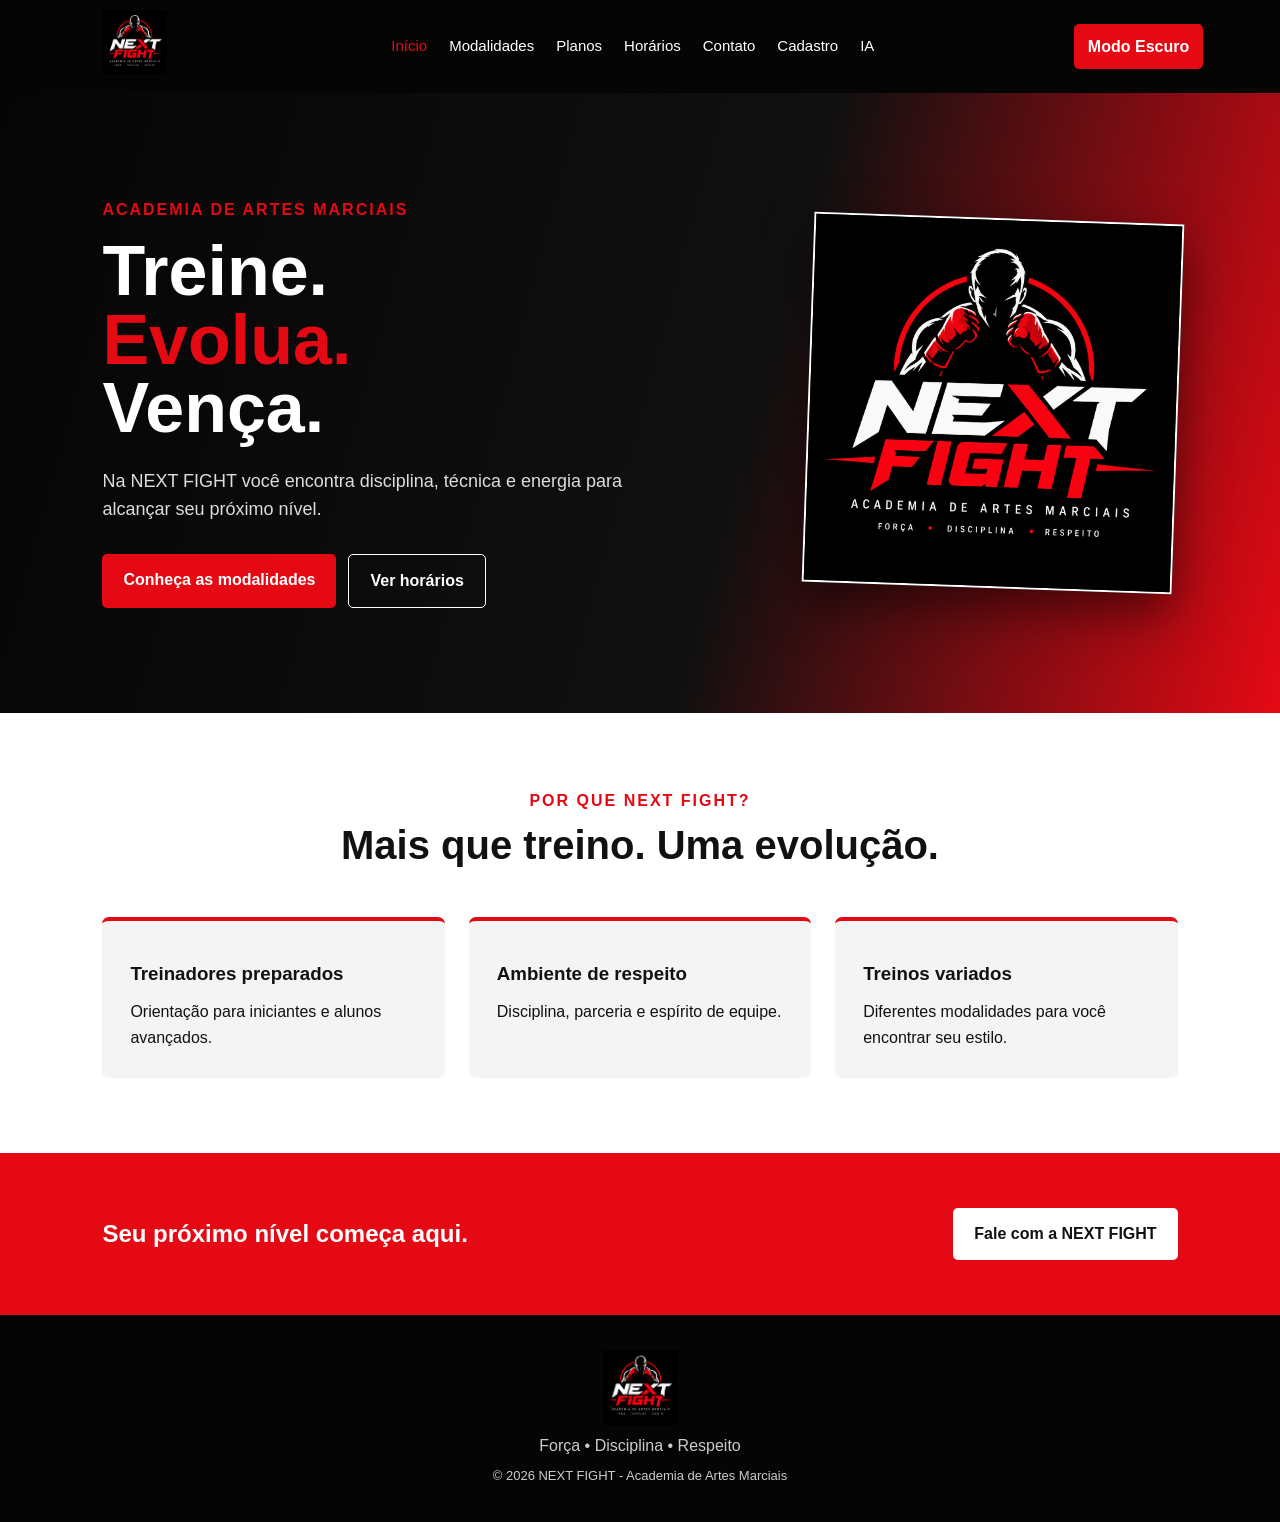
<file: NEXT-FIGHT-com-IA (1)/NEXT FIGHT- Projeto/index.html>
<!DOCTYPE html>
<html lang="pt-BR">
<head>
    <meta charset="UTF-8">
    <meta name="viewport" content="width=device-width, initial-scale=1.0">
    <title>NEXT FIGHT | Academia de Artes Marciais</title>
    <link rel="stylesheet" href="style.css">
</head>
<body>
<header class="header">
    <a class="brand" href="index.html"><img src="logo-next-fight.png" alt="Logo NEXT FIGHT"></a>
    <nav>
        <a class="active" href="index.html">Início</a>
        <a href="modalidades.html">Modalidades</a>
        <a href="planos.html">Planos</a>
        <a href="horarios.html">Horários</a>
        <a href="contato.html">Contato</a>
        <a href="cadastro.html">Cadastro</a>
        <a href="ia.html">IA</a>
    </nav>
    <button id="modoBtn" class="theme-btn">Modo Escuro</button>
</header>

<main>
<section class="hero">
    <div class="hero-text">
        <p class="eyebrow">ACADEMIA DE ARTES MARCIAIS</p>
        <h1>Treine.<br><span>Evolua.</span><br>Vença.</h1>
        <p>Na NEXT FIGHT você encontra disciplina, técnica e energia para alcançar seu próximo nível.</p>
        <div class="hero-actions">
            <a class="btn" href="modalidades.html">Conheça as modalidades</a>
            <a class="btn outline" href="horarios.html">Ver horários</a>
        </div>
    </div>
    <div class="hero-card">
        <img src="logo-next-fight.png" alt="NEXT FIGHT">
    </div>
</section>

<section class="section">
    <div class="section-title">
        <p class="eyebrow">POR QUE NEXT FIGHT?</p>
        <h2>Mais que treino. Uma evolução.</h2>
    </div>
    <div class="feature-grid">
        <article class="feature"><span></span><h3>Treinadores preparados</h3><p>Orientação para iniciantes e alunos avançados.</p></article>
        <article class="feature"><span></span><h3>Ambiente de respeito</h3><p>Disciplina, parceria e espírito de equipe.</p></article>
        <article class="feature"><span></span><h3>Treinos variados</h3><p>Diferentes modalidades para você encontrar seu estilo.</p></article>
    </div>
</section>

<section class="red-banner">
    <h2>Seu próximo nível começa aqui.</h2>
    <a class="btn white" href="contato.html">Fale com a NEXT FIGHT</a>
</section>
</main>

<footer>
    <div><img src="logo-next-fight.png" alt="NEXT FIGHT"></div>
    <p>Força • Disciplina • Respeito</p>
    <p class="small">© 2026 NEXT FIGHT - Academia de Artes Marciais</p>
</footer>
<script src="script.js"></script>
</body>
</html>
</file>
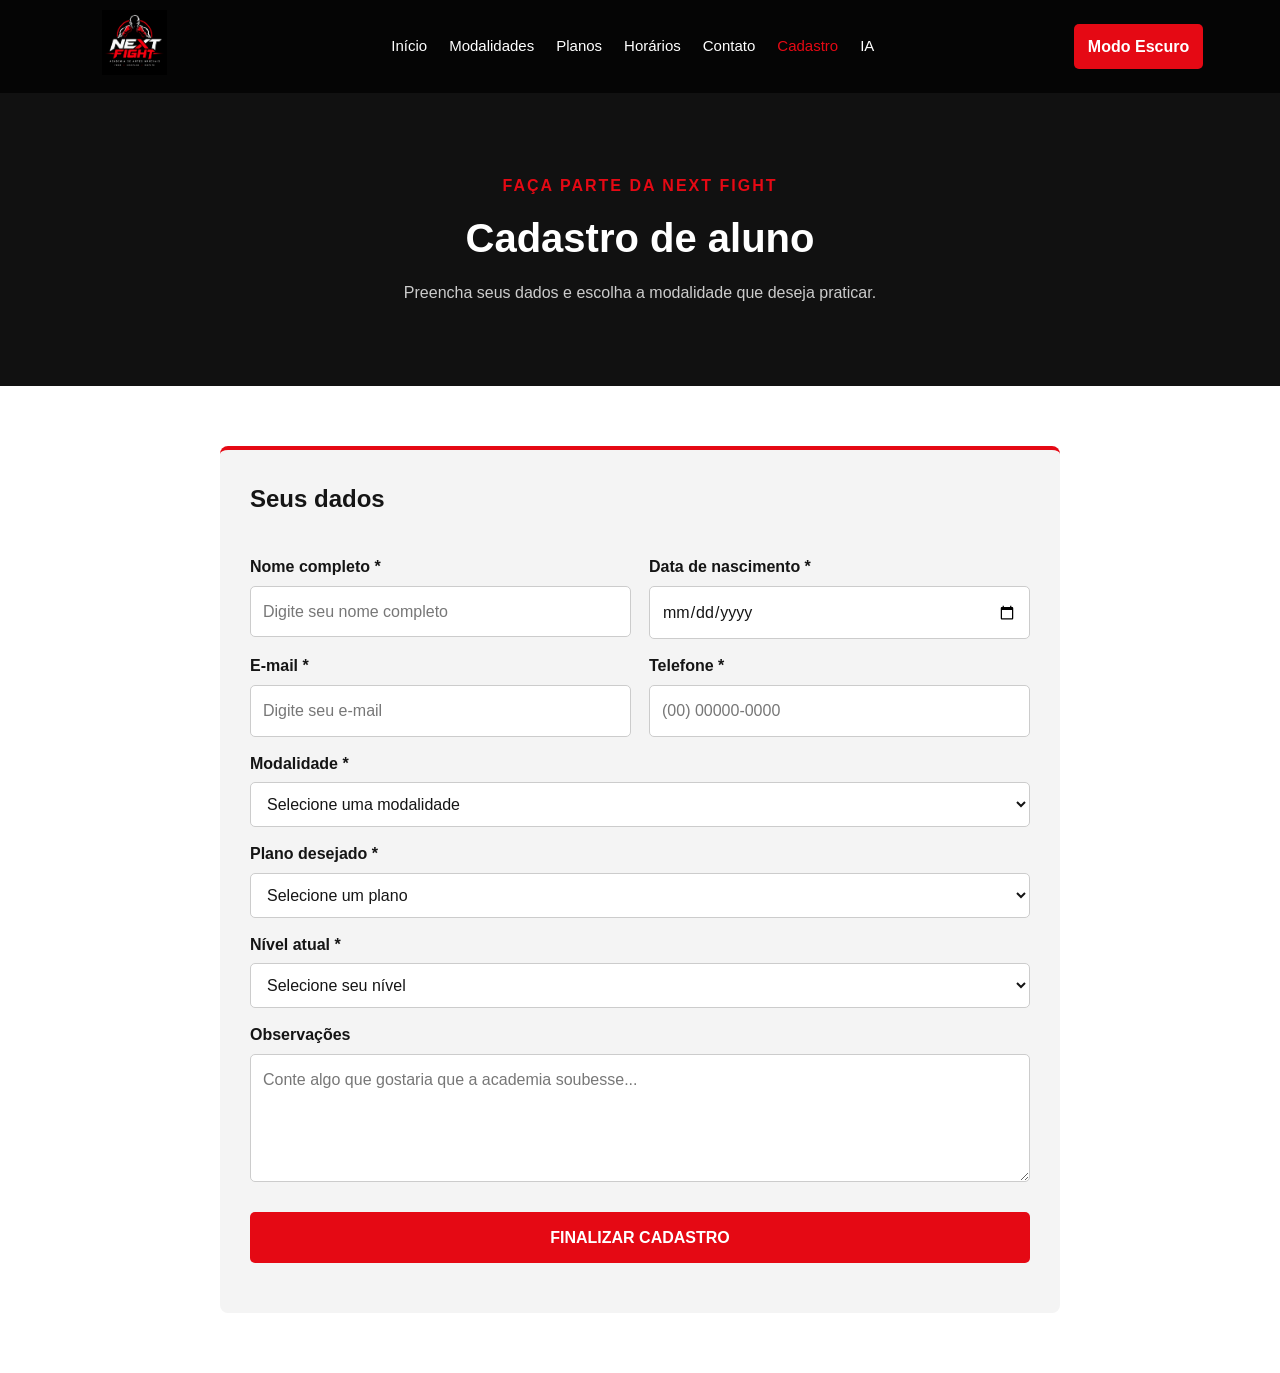
<file: NEXT-FIGHT-com-IA (1)/NEXT FIGHT- Projeto/cadastro.html>
<!DOCTYPE html>
<html lang="pt-BR">
<head>
<meta charset="UTF-8">
<meta name="viewport" content="width=device-width, initial-scale=1.0">
<title>Cadastro | NEXT FIGHT</title>
<link rel="stylesheet" href="style.css">
</head>
<body>
<header class="header">
<a class="brand" href="index.html"><img src="logo-next-fight.png" alt="Logo NEXT FIGHT"></a>
<nav>
<a href="index.html">Início</a>
<a href="modalidades.html">Modalidades</a>
<a href="planos.html">Planos</a>
<a href="horarios.html">Horários</a>
<a href="contato.html">Contato</a>
<a class="active" href="cadastro.html">Cadastro</a>
<a href="ia.html">IA</a>
</nav>
<button id="modoBtn" class="theme-btn">Modo Escuro</button>
</header>

<main>
<section class="page-head">
<p class="eyebrow">FAÇA PARTE DA NEXT FIGHT</p>
<h1>Cadastro de aluno</h1>
<p>Preencha seus dados e escolha a modalidade que deseja praticar.</p>
</section>

<section class="cadastro-grid">
<form id="cadastroForm" class="registration-form">
<h2 id="tituloFormulario">Seus dados</h2>
<input id="cadastroId" type="hidden">

<div class="form-row">
<div>
<label for="cadNome">Nome completo *</label>
<input id="cadNome" type="text" placeholder="Digite seu nome completo" required>
</div>
<div>
<label for="cadNascimento">Data de nascimento *</label>
<input id="cadNascimento" type="date" required>
</div>
</div>

<div class="form-row">
<div>
<label for="cadEmail">E-mail *</label>
<input id="cadEmail" type="email" placeholder="Digite seu e-mail" required>
</div>
<div>
<label for="cadTelefone">Telefone *</label>
<input id="cadTelefone" type="tel" placeholder="(00) 00000-0000" required>
</div>
</div>

<label for="cadModalidade">Modalidade *</label>
<select id="cadModalidade" required>
<option value="">Selecione uma modalidade</option>
<option>Boxe</option><option>Muay Thai</option><option>Jiu-Jitsu</option>
<option>Judô</option>
</select>

<label for="cadPlano">Plano desejado *</label>
<select id="cadPlano" required>
<option value="">Selecione um plano</option>
<option>Plano Básico - R$ 99,90</option>
<option>Plano Fighter - R$ 149,90</option>
<option>Plano Profissional - R$ 199,90</option>
</select>

<label for="cadNivel">Nível atual *</label>
<select id="cadNivel" required>
<option value="">Selecione seu nível</option>
<option>Iniciante</option><option>Intermediário</option><option>Avançado</option>
</select>

<label for="cadObservacao">Observações</label>
<textarea id="cadObservacao" rows="4" placeholder="Conte algo que gostaria que a academia soubesse..."></textarea>

<div class="form-actions">
<button id="botaoCadastro" class="btn" type="submit">FINALIZAR CADASTRO</button>
<button id="cancelarEdicao" class="btn outline dark-outline hidden" type="button">CANCELAR EDIÇÃO</button>
</div>
<p id="mensagemCadastro" class="message" role="status"></p>
</form>

<script src="script.js"></script>
</body>
</html>
</file>
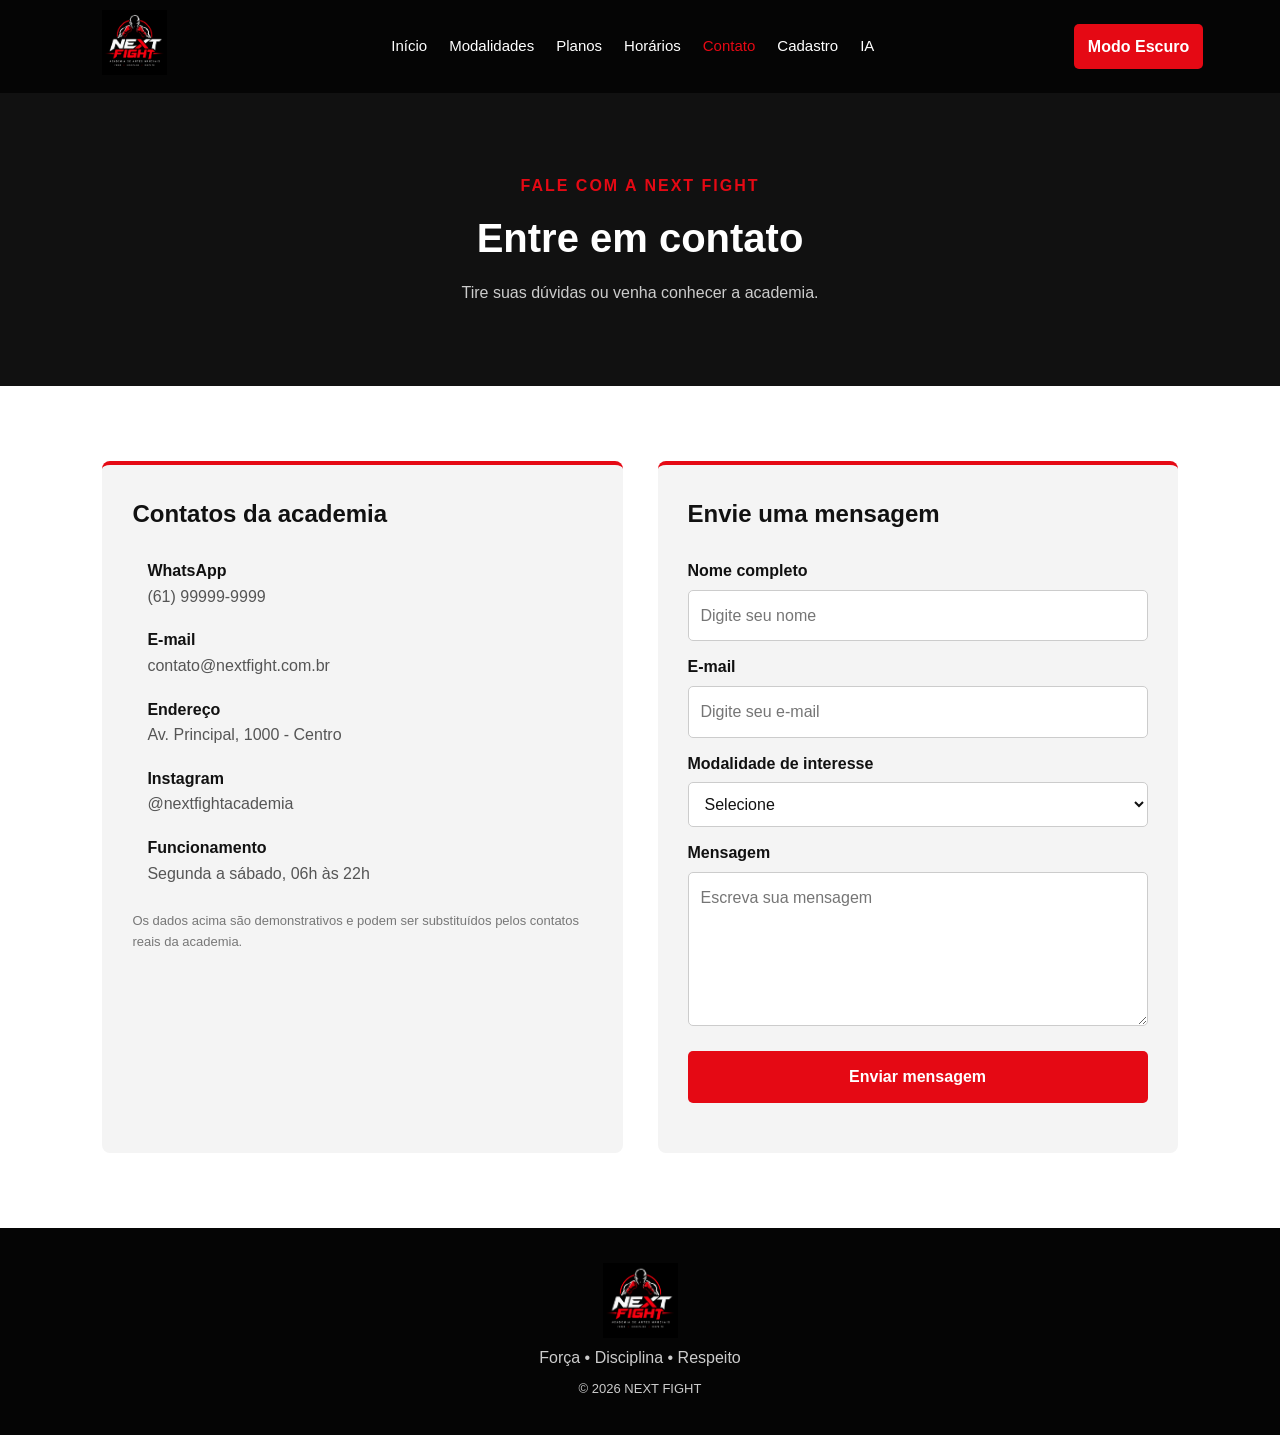
<file: NEXT-FIGHT-com-IA (1)/NEXT FIGHT- Projeto/contato.html>
<!DOCTYPE html>
<html lang="pt-BR">
<head>
<meta charset="UTF-8"><meta name="viewport" content="width=device-width, initial-scale=1.0">
<title>Contato | NEXT FIGHT</title><link rel="stylesheet" href="style.css">
</head>
<body>
<header class="header">
<a class="brand" href="index.html"><img src="logo-next-fight.png" alt="Logo NEXT FIGHT"></a>
<nav><a href="index.html">Início</a><a href="modalidades.html">Modalidades</a><a href="planos.html">Planos</a><a href="horarios.html">Horários</a><a class="active" href="contato.html">Contato</a><a href="cadastro.html">Cadastro</a><a href="ia.html">IA</a></nav>
<button id="modoBtn" class="theme-btn">Modo Escuro</button>
</header>

<main>
<section class="page-head"><p class="eyebrow">FALE COM A NEXT FIGHT</p><h1>Entre em contato</h1><p>Tire suas dúvidas ou venha conhecer a academia.</p></section>

<section class="section contact-layout">
<div class="contact-info">
<h2>Contatos da academia</h2>
<div class="contact-item"><span></span><div><strong>WhatsApp</strong><p>(61) 99999-9999</p></div></div>
<div class="contact-item"><span></span><div><strong>E-mail</strong><p>contato@nextfight.com.br</p></div></div>
<div class="contact-item"><span></span><div><strong>Endereço</strong><p>Av. Principal, 1000 - Centro</p></div></div>
<div class="contact-item"><span></span><div><strong>Instagram</strong><p>@nextfightacademia</p></div></div>
<div class="contact-item"><span></span><div><strong>Funcionamento</strong><p>Segunda a sábado, 06h às 22h</p></div></div>
<p class="contact-note">Os dados acima são demonstrativos e podem ser substituídos pelos contatos reais da academia.</p>
</div>

<form id="formulario" class="contact-form">
<h2>Envie uma mensagem</h2>
<label for="nome">Nome completo</label>
<input id="nome" type="text" placeholder="Digite seu nome">
<label for="email">E-mail</label>
<input id="email" type="email" placeholder="Digite seu e-mail">
<label for="assunto">Modalidade de interesse</label>
<select id="assunto">
<option value="">Selecione</option><option>Boxe</option><option>Muay Thai</option><option>Jiu-Jitsu</option><option>Judô</option>
</select>
<label for="mensagem">Mensagem</label>
<textarea id="mensagem" rows="5" placeholder="Escreva sua mensagem"></textarea>
<button class="btn" type="submit">Enviar mensagem</button>
<p id="mensagemForm" class="message"></p>
</form>
</section>
</main>
<footer><img src="logo-next-fight.png" alt="NEXT FIGHT"><p>Força • Disciplina • Respeito</p><p class="small">© 2026 NEXT FIGHT</p></footer>
<script src="script.js"></script>
</body>
</html>
</file>
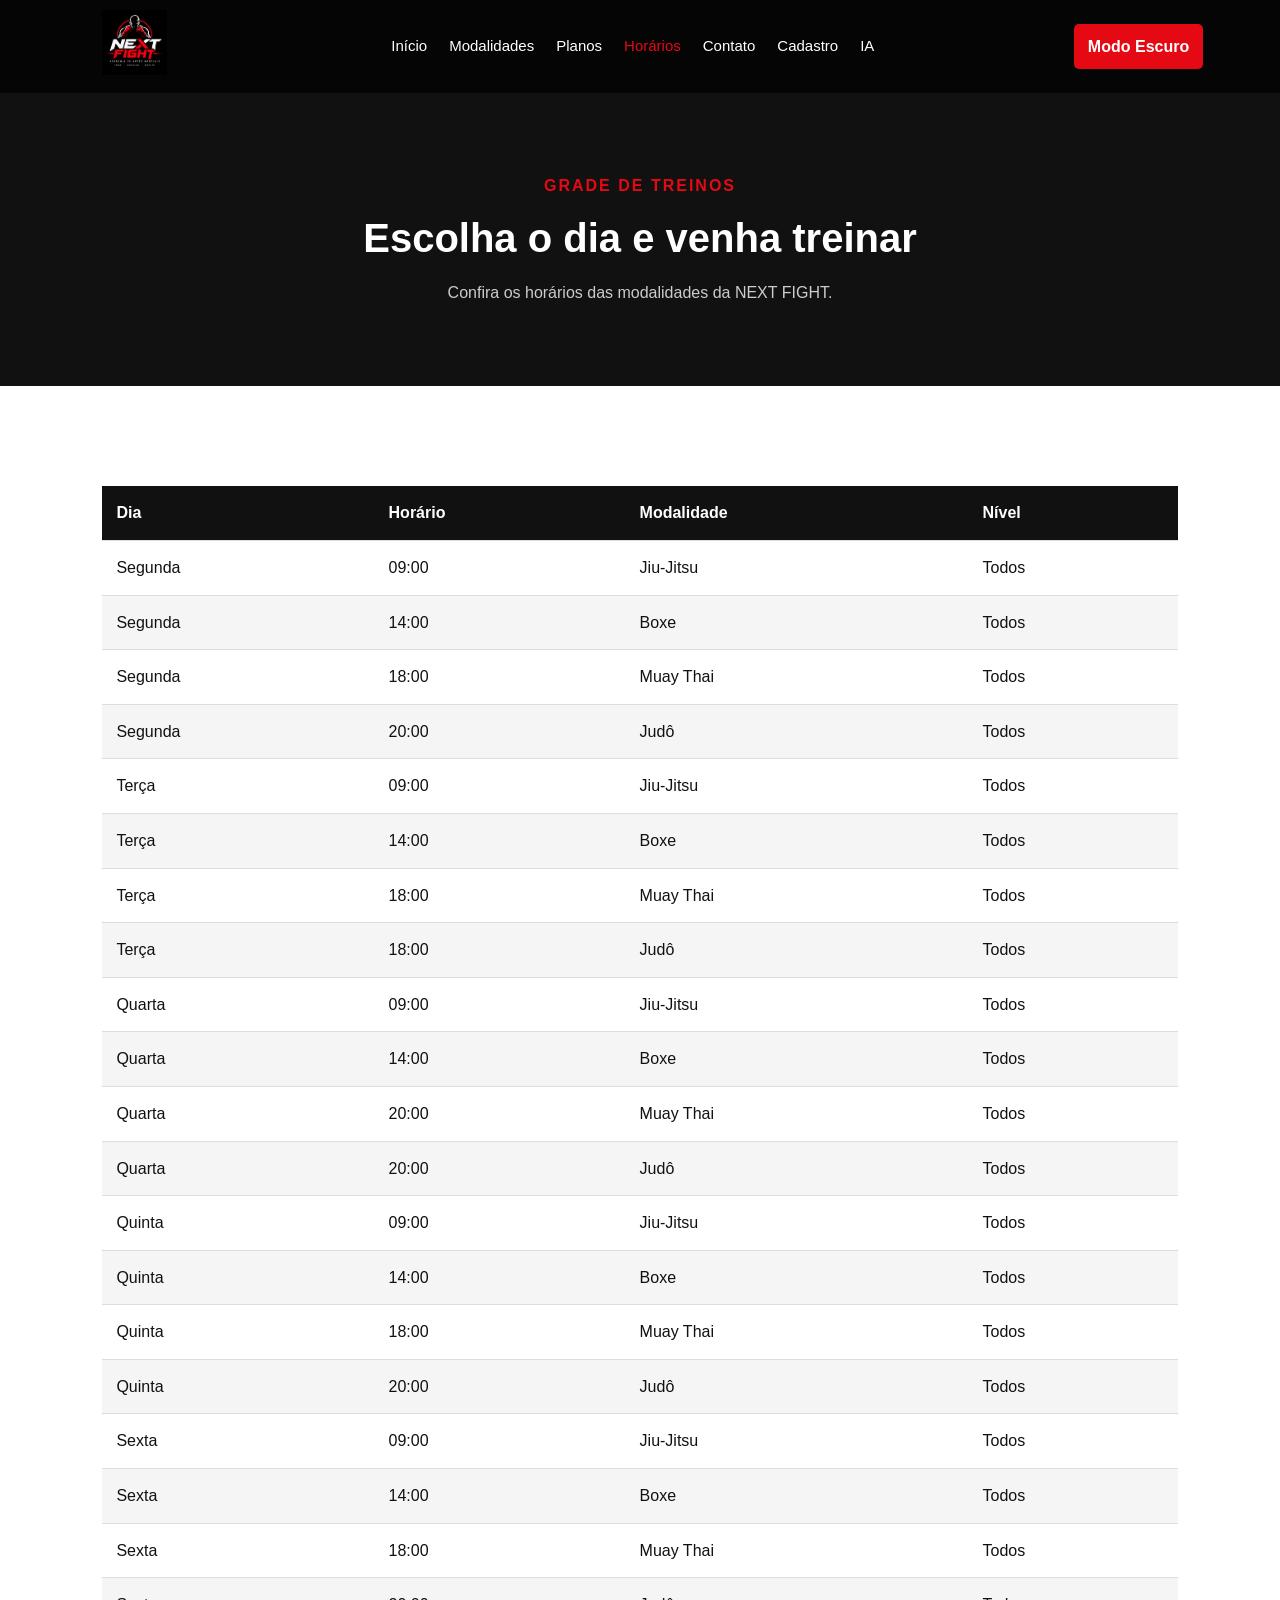
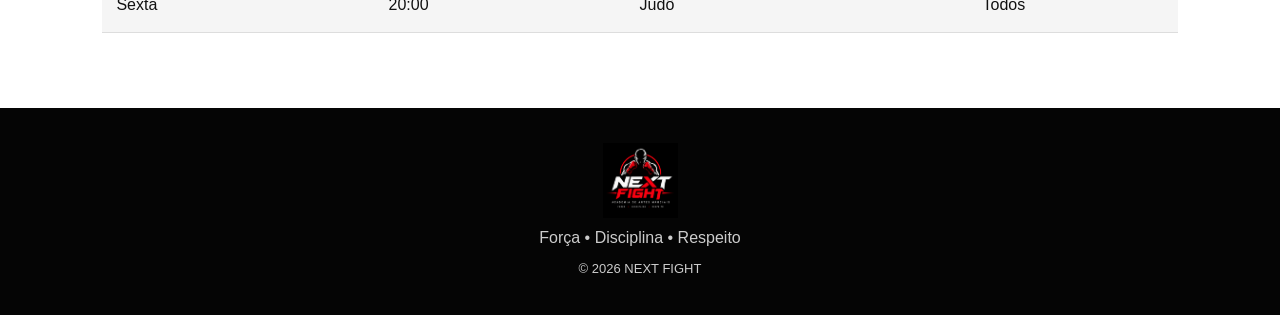
<file: NEXT-FIGHT-com-IA (1)/NEXT FIGHT- Projeto/horarios.html>
<!DOCTYPE html>
<html lang="pt-BR">
<head>
<meta charset="UTF-8"><meta name="viewport" content="width=device-width, initial-scale=1.0">
<title>Horários | NEXT FIGHT</title><link rel="stylesheet" href="style.css">
</head>
<body>
<header class="header">
<a class="brand" href="index.html"><img src="logo-next-fight.png" alt="Logo NEXT FIGHT"></a>
<nav><a href="index.html">Início</a><a href="modalidades.html">Modalidades</a><a href="planos.html">Planos</a><a class="active" href="horarios.html">Horários</a><a href="contato.html">Contato</a><a href="cadastro.html">Cadastro</a><a href="ia.html">IA</a></nav>
<button id="modoBtn" class="theme-btn">Modo Escuro</button>
</header>

<main>
<section class="page-head"><p class="eyebrow">GRADE DE TREINOS</p><h1>Escolha o dia e venha treinar</h1><p>Confira os horários das modalidades da NEXT FIGHT.</p></section>
<section class="section">
<div class="schedule">
<table>
<thead><tr><th>Dia</th><th>Horário</th><th>Modalidade</th><th>Nível</th></tr></thead>
<tbody>
<tr><td>Segunda</td><td>09:00</td><td>Jiu-Jitsu</td><td>Todos</td></tr>
<tr><td>Segunda</td><td>14:00</td><td>Boxe</td><td>Todos</td></tr>
<tr><td>Segunda</td><td>18:00</td><td>Muay Thai</td><td>Todos</td></tr>
<tr><td>Segunda</td><td>20:00</td><td>Judô</td><td>Todos</td></tr><br>

<tr><td>Terça</td><td>09:00</td><td>Jiu-Jitsu</td><td>Todos</td></tr>
<tr><td>Terça</td><td>14:00</td><td>Boxe</td><td>Todos</td></tr>
<tr><td>Terça</td><td>18:00</td><td>Muay Thai</td><td>Todos</td></tr>
<tr><td>Terça</td><td>18:00</td><td>Judô</td><td>Todos</td></tr>
<p>
<tr><td>Quarta</td><td>09:00</td><td>Jiu-Jitsu</td><td>Todos</td></tr>
<tr><td>Quarta</td><td>14:00</td><td>Boxe</td><td>Todos</td></tr>
<tr><td>Quarta</td><td>20:00</td><td>Muay Thai</td><td>Todos</td></tr>
<tr><td>Quarta</td><td>20:00</td><td>Judô</td><td>Todos</td></tr>
<p>
<tr><td>Quinta</td><td>09:00</td><td>Jiu-Jitsu</td><td>Todos</td></tr>
<tr><td>Quinta</td><td>14:00</td><td>Boxe</td><td>Todos</td></tr>
<tr><td>Quinta</td><td>18:00</td><td>Muay Thai</td><td>Todos</td></tr>
<tr><td>Quinta</td><td>20:00</td><td>Judô</td><td>Todos</td></tr>
<p>
<tr><td>Sexta</td><td>09:00</td><td>Jiu-Jitsu</td><td>Todos</td></tr>
<tr><td>Sexta</td><td>14:00</td><td>Boxe</td><td>Todos</td></tr>
<tr><td>Sexta</td><td>18:00</td><td>Muay Thai</td><td>Todos</td></tr>
<tr><td>Sexta</td><td>20:00</td><td>Judô</td><td>Todos</td></tr>
</tbody>
</table>
</div>

</section>
</main>
<footer><img src="logo-next-fight.png" alt="NEXT FIGHT"><p>Força • Disciplina • Respeito</p><p class="small">© 2026 NEXT FIGHT</p></footer>
<script src="script.js"></script>
</body>
</html>
</file>
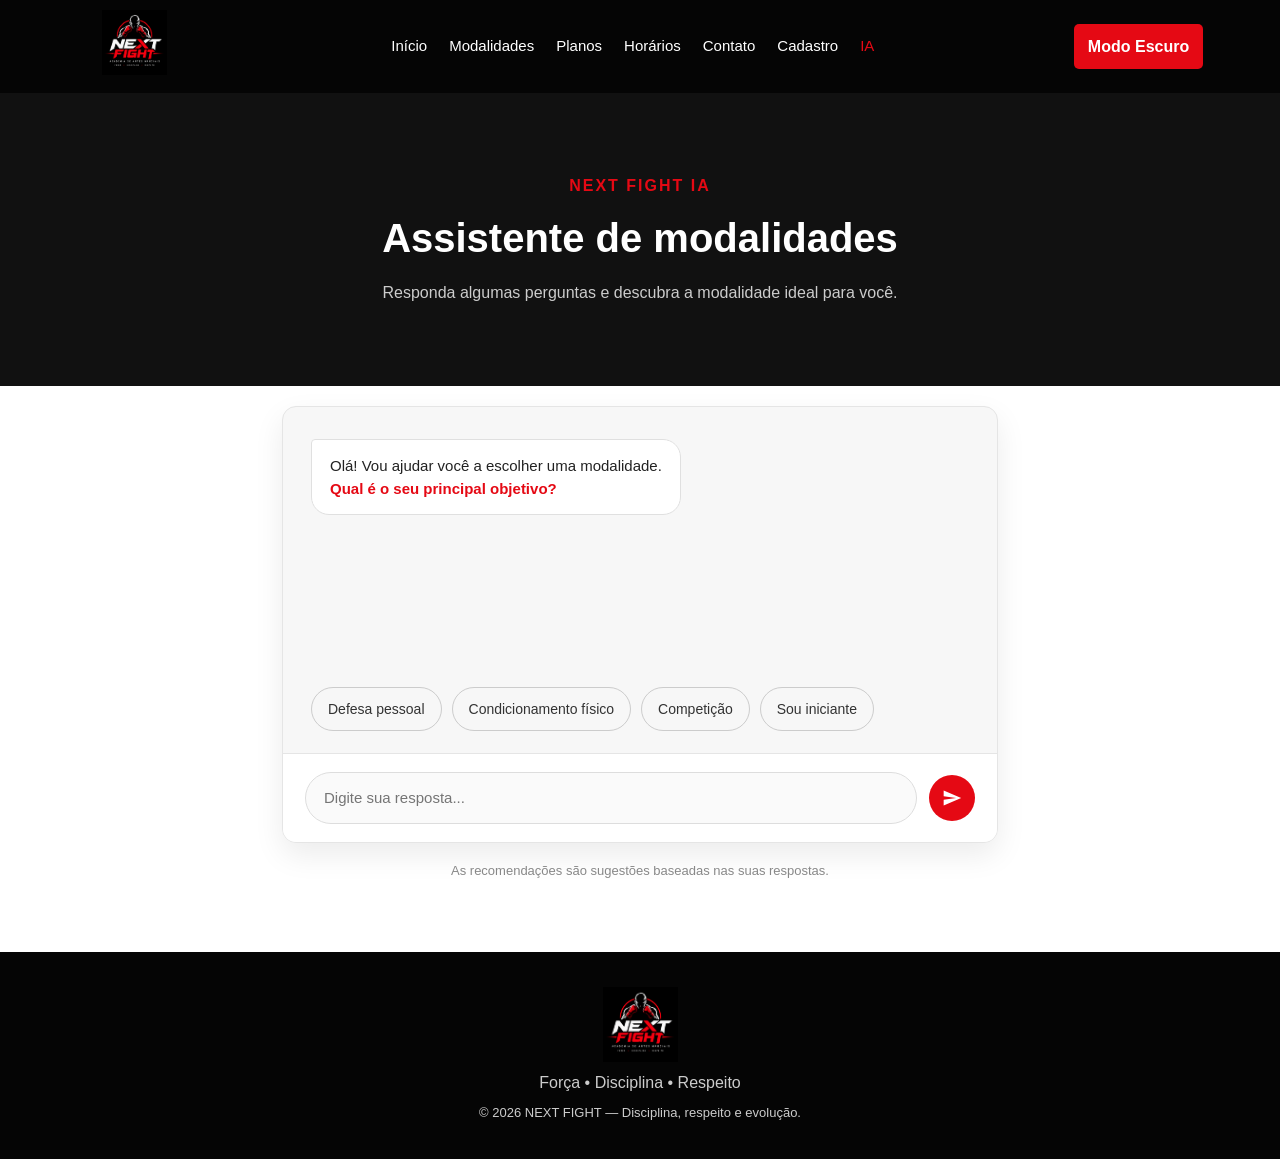
<file: NEXT-FIGHT-com-IA (1)/NEXT FIGHT- Projeto/ia.html>
<!DOCTYPE html>
<html lang="pt-BR">
<head>
    <meta charset="UTF-8">
    <meta name="viewport" content="width=device-width, initial-scale=1.0">
    <title>Next Fight IA | Assistente de Modalidades</title>
    <link rel="stylesheet" href="style.css">
</head>
<body>
<header class="header">
    <a class="brand" href="index.html"><img src="logo-next-fight.png" alt="Logo NEXT FIGHT"></a>
    <nav>
        <a href="index.html">Início</a>
        <a href="modalidades.html">Modalidades</a>
        <a href="planos.html">Planos</a>
        <a href="horarios.html">Horários</a>
        <a href="contato.html">Contato</a>
        <a href="cadastro.html">Cadastro</a>
        <a class="active" href="ia.html">IA</a>
    </nav>
    <button id="modoBtn" class="theme-btn">Modo Escuro</button>
</header>

<main>
    <section class="page-head">
        <p class="eyebrow">NEXT FIGHT IA</p>
        <h1>Assistente de modalidades</h1>
        <p>Responda algumas perguntas e descubra a modalidade ideal para você.</p>
    </section>

    <section class="section ia-section">
        <div class="ia-chat">
            <div class="ia-messages" id="iaMessages">
                <!-- Mensagens geradas via JS -->
            </div>

            <div class="ia-quick" id="iaQuick">
                <!-- Botões rápidos gerados via JS -->
            </div>

            <div class="ia-input-area">
                <input type="text" id="iaInput" placeholder="Digite sua resposta..." autocomplete="off">
                <button id="iaSend" class="ia-send-btn" aria-label="Enviar">
                    <svg viewBox="0 0 24 24" width="20" height="20"><path fill="currentColor" d="M2.01 21L23 12 2.01 3 2 10l15 2-15 2z"/></svg>
                </button>
            </div>
        </div>
        <p class="ia-disclaimer">As recomendações são sugestões baseadas nas suas respostas.</p>
    </section>
</main>

<footer>
    <div><img src="logo-next-fight.png" alt="NEXT FIGHT"></div>
    <p>Força • Disciplina • Respeito</p>
    <p class="small">© 2026 NEXT FIGHT — Disciplina, respeito e evolução.</p>
</footer>

<script src="script.js"></script>
</body>
</html>
</file>
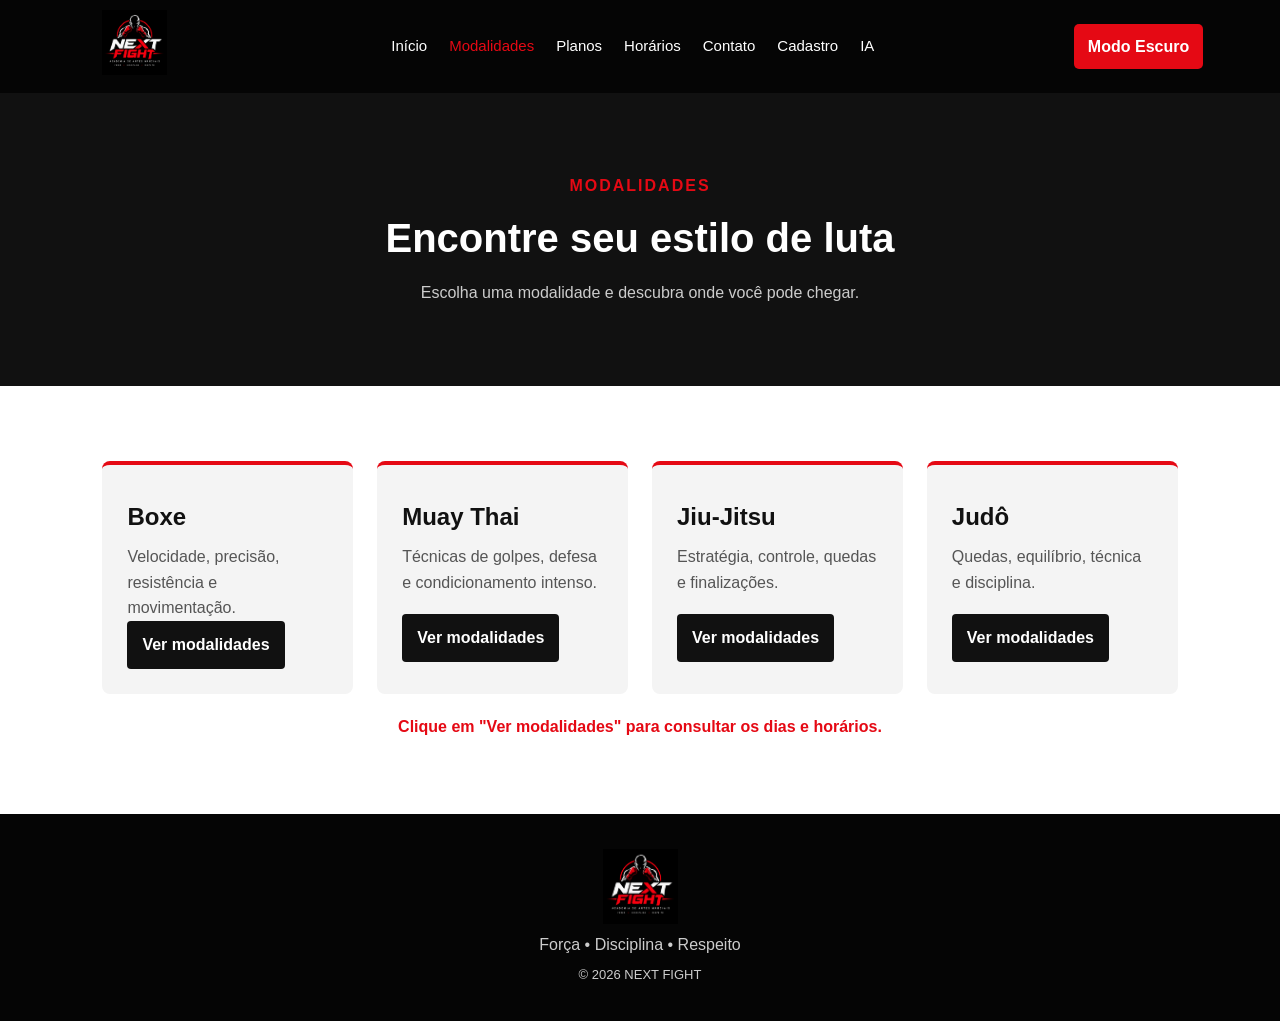
<file: NEXT-FIGHT-com-IA (1)/NEXT FIGHT- Projeto/modalidades.html>
<!DOCTYPE html>
<html lang="pt-BR">
<head>
<meta charset="UTF-8"><meta name="viewport" content="width=device-width, initial-scale=1.0">
<title>Modalidades | NEXT FIGHT</title><link rel="stylesheet" href="style.css">
</head>
<body>
<header class="header">
<a class="brand" href="index.html"><img src="logo-next-fight.png" alt="Logo NEXT FIGHT"></a>
<nav><a href="index.html">Início</a><a href="modalidades.html" class="active">Modalidades</a><a href="planos.html">Planos</a><a href="horarios.html">Horários</a><a href="contato.html">Contato</a><a href="cadastro.html">Cadastro</a><a href="ia.html">IA</a></nav>
<button id="modoBtn" class="theme-btn">Modo Escuro</button>
</header>

<main>
<section class="page-head"><p class="eyebrow">MODALIDADES</p><h1>Encontre seu estilo de luta</h1><p>Escolha uma modalidade e descubra onde você pode chegar.</p></section>

<section class="section">
<div class="martial-grid">
<article class="martial-card">
    <span></span>
    <h2>Boxe</h2>
    <p>Velocidade, precisão, resistência e movimentação.</p>
    <button class="creative-btn" data-modalidade="Boxe">Ver modalidades</button>
    <div class="training-info" id="info-boxe">
        <strong>Dias:</strong> Segunda a Sexta</a> <br>
        <strong>Horário:</strong> 14:00
    </div>
</article>
<article class="martial-card">
    <span></span>
    <h2>Muay Thai</h2>
    <p>Técnicas de golpes, defesa e condicionamento intenso.</p>
    <button class="creative-btn" data-modalidade="Muay Thai">Ver modalidades</button>
    <div class="training-info" id="info-muay-thai">
        <strong> Dias:</strong> Segunda a Sexta<br>
        <strong> Horário:</strong> 18:00
    </div>
</article>
<article class="martial-card">
    <span></span>
    <h2>Jiu-Jitsu</h2>
    <p>Estratégia, controle, quedas e finalizações.</p>
    <button class="creative-btn" data-modalidade="Jiu-Jitsu">Ver modalidades</button>
    <div class="training-info" id="info-jiu-jitsu">
        <strong>Dias:</strong> Segunda a Sexta<br>
        <strong> Horário:</strong> 09:00
    </div>
</article>
<article class="martial-card">
    <span></span>
    <h2>Judô</h2>
    <p>Quedas, equilíbrio, técnica e disciplina.</p>
    <button class="creative-btn" data-modalidade="Judô">Ver modalidades</button>
    <div class="training-info" id="info-judô">
        <strong> Dias:</strong> Segunda a Sexta<br>
        <strong> Horário:</strong> 20:00
    </div>

</article></div>
<p id="mensagemModalidade" class="message">Clique em "Ver modalidades" para consultar os dias e horários.</p>
</section>
</main>

<footer><img src="logo-next-fight.png" alt="NEXT FIGHT"><p>Força • Disciplina • Respeito</p><p class="small">© 2026 NEXT FIGHT</p></footer>
<script src="script.js"></script>
</body>
</html>
</file>
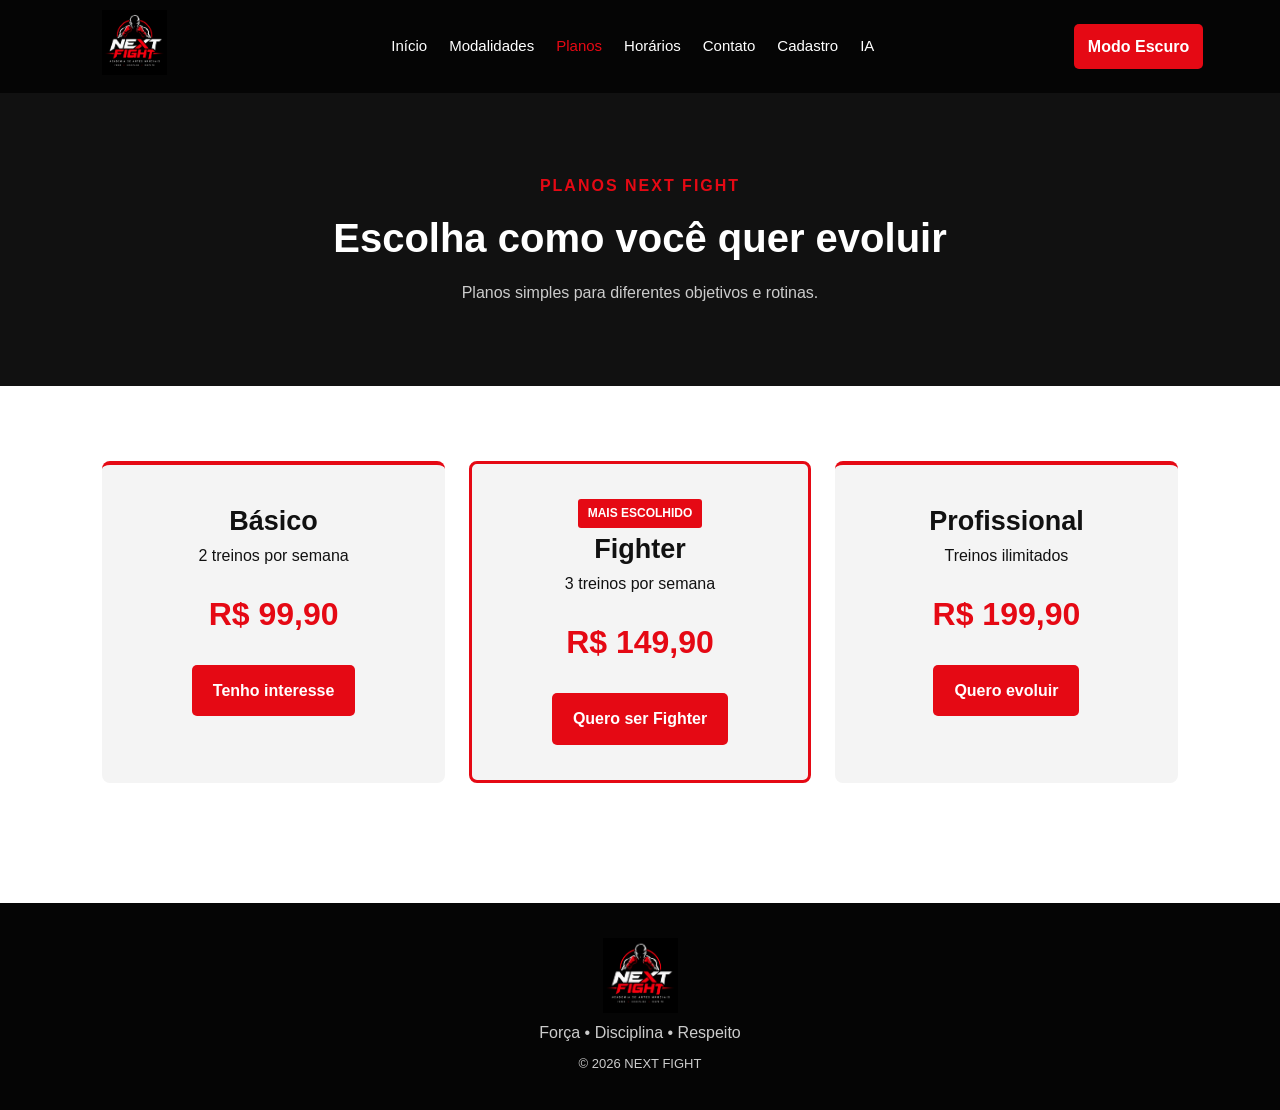
<file: NEXT-FIGHT-com-IA (1)/NEXT FIGHT- Projeto/planos.html>
<!DOCTYPE html>
<html lang="pt-BR">
<head>
<meta charset="UTF-8"><meta name="viewport" content="width=device-width, initial-scale=1.0">
<title>Planos | NEXT FIGHT</title><link rel="stylesheet" href="style.css">
</head>
<body>
<header class="header">
<a class="brand" href="index.html"><img src="logo-next-fight.png" alt="Logo NEXT FIGHT"></a>
<nav><a href="index.html">Início</a><a href="modalidades.html">Modalidades</a><a class="active" href="planos.html">Planos</a><a href="horarios.html">Horários</a><a href="contato.html">Contato</a><a href="cadastro.html">Cadastro</a><a href="ia.html">IA</a></nav>
<button id="modoBtn" class="theme-btn">Modo Escuro</button>
</header>

<main>
<section class="page-head"><p class="eyebrow">PLANOS NEXT FIGHT</p><h1>Escolha como você quer evoluir</h1><p>Planos simples para diferentes objetivos e rotinas.</p></section>
<section class="section">
<div class="pricing-grid">
<article class="price-card"><h2>Básico</h2><p>2 treinos por semana</p><strong>R$ 99,90</strong><a class="btn" href="contato.html">Tenho interesse</a></article>
<article class="price-card featured"><span class="tag">MAIS ESCOLHIDO</span><h2>Fighter</h2><p>3 treinos por semana</p><strong>R$ 149,90</strong><a class="btn" href="contato.html">Quero ser Fighter</a></article>
<article class="price-card"><h2>Profissional</h2><p>Treinos ilimitados</p><strong>R$ 199,90</strong><a class="btn" href="contato.html">Quero evoluir</a></article>
</div>

</div>
</section>
</main>
<footer><img src="logo-next-fight.png" alt="NEXT FIGHT"><p>Força • Disciplina • Respeito</p><p class="small">© 2026 NEXT FIGHT</p></footer>
<script src="script.js"></script>
</body>
</html>
</file>
<file: NEXT-FIGHT-com-IA (1)/NEXT FIGHT- Projeto/style.css>
/* =========================================================
   RESET / CONFIGURAÇÕES GERAIS
   ========================================================= */

* {
    margin: 0;
    padding: 0;
    box-sizing: border-box;
}

html {
    scroll-behavior: smooth;
}

body {
    font-family: Arial, Helvetica, sans-serif;
    background: #fff;
    color: #111;
    line-height: 1.6;
    transition: 0.3s;
}
a {
    text-decoration: none;
    color: inherit;
}

button,
input,
select,
textarea {
    font: inherit;
}


/* =========================================================
   HEADER / NAVEGAÇÃO
   ========================================================= */

.header {
    min-height: 82px;
    background: #050505;
    color: #fff;

    display: flex;
    align-items: center;
    justify-content: space-between;

    padding: 10px 6%;
    position: sticky;
    top: 0;
    z-index: 1000;

    gap: 20px;
}

.brand img {
    width: 115px;
    height: 65px;
    object-fit: contain;
}

.header nav {
    display: flex;
    gap: 22px;
    align-items: center;
}

.header nav a {
    font-size: 15px;
    transition: 0.2s;
}

.header nav a:hover,
.header nav a.active {
    color: #e50914;
}

.theme-btn {
    background: #e50914;
    color: #fff;
    border: 0;
    border-radius: 5px;
    padding: 10px 14px;
    font-weight: bold;
    cursor: pointer;
}


/* =========================================================
   BOTÕES
   ========================================================= */

.btn {
    display: inline-block;
    background: #e50914;
    color: #fff;
    border: 0;
    border-radius: 5px;

    padding: 13px 21px;

    font-weight: bold;
    cursor: pointer;

    transition: 0.2s;
}

.btn:hover {
    transform: translateY(-2px);
    background: #b8060f;
}

.btn.outline {
    background: transparent;
    border: 1px solid #fff;
}

.btn.outline:hover {
    background: #fff;
    color: #111;
}

.btn.white {
    background: #fff;
    color: #111;
}

.creative-btn {
    border: 0;
    background: #111;
    color: #fff;

    padding: 11px 15px;
    border-radius: 4px;

    font-weight: bold;
    cursor: pointer;
}

.creative-btn:hover {
    background: #e50914;
}


/* =========================================================
   HERO
   ========================================================= */

.hero {
    min-height: 620px;

    background: linear-gradient(
        105deg,
        #050505 0%,
        #101010 58%,
        #e50914 100%
    );

    color: #fff;

    display: flex;
    align-items: center;
    justify-content: space-between;

    padding: 70px 8%;
    gap: 50px;
}

.hero-text {
    max-width: 650px;
}

.eyebrow {
    color: #e50914;
    font-weight: bold;
    letter-spacing: 2px;
}

.hero h1 {
    font-size: 70px;
    line-height: 0.98;
    margin: 14px 0 24px;
}

.hero h1 span {
    color: #e50914;
}

.hero-text > p:not(.eyebrow) {
    color: #ddd;
    max-width: 570px;
    font-size: 18px;
    margin-bottom: 30px;
}

.hero-actions {
    display: flex;
    gap: 12px;
    flex-wrap: wrap;
}

.hero-card {
    width: 370px;
    height: 370px;

    background: #050505;
    border: 2px solid #fff;

    display: flex;
    align-items: center;
    justify-content: center;

    transform: rotate(2deg);
    box-shadow: 0 20px 50px #0008;
}

.hero-card img {
    width: 100%;
    height: 100%;
    object-fit: contain;
}


/* =========================================================
   SEÇÕES
   ========================================================= */

.section {
    padding: 75px 8%;
    max-width: 1400px;
    margin: auto;
}

.section-title {
    text-align: center;
    margin-bottom: 40px;
}

.section-title h2,
.page-head h1 {
    font-size: 40px;
}


/* =========================================================
   CARDS / GRID
   ========================================================= */

.feature-grid,
.martial-grid,
.pricing-grid {
    display: grid;
    grid-template-columns: repeat(3, 1fr);
    gap: 24px;
}

.feature {
    padding: 28px;
    background: #f4f4f4;
    border-top: 4px solid #e50914;
    border-radius: 7px;
}

.feature span,
.martial-card > span {
    font-size: 42px;
}

.feature h3 {
    margin: 10px 0;
}


/* =========================================================
   BANNER VERMELHO
   ========================================================= */

.red-banner {
    background: #e50914;
    color: #fff;

    padding: 55px 8%;

    display: flex;
    align-items: center;
    justify-content: space-between;

    gap: 20px;
}


/* =========================================================
   CABEÇALHO DE PÁGINA
   ========================================================= */

.page-head {
    text-align: center;
    background: #111;
    color: #fff;
    padding: 80px 20px;
}

.page-head h1 {
    margin: 8px 0 10px;
}

.page-head p:last-child {
    color: #ccc;
}


/* =========================================================
   MODALIDADES / ARTES MARCIAIS
   ========================================================= */

.martial-grid {
    grid-template-columns: repeat(4, 1fr);
}

.martial-card {
    background: #f4f4f4;
    border-radius: 8px;
    padding: 25px;

    border-top: 4px solid #e50914;

    transition: 0.2s;
}

.martial-card:hover {
    transform: translateY(-5px);
    box-shadow: 0 10px 25px #0001;
}

.martial-card h2 {
    margin: 8px 0;
}

.martial-card p {
    color: #555;
    min-height: 70px;
}


/* =========================================================
   INFORMAÇÕES DOS TREINOS
   ========================================================= */

.training-info {
    display: none;

    margin-top: 15px;
    padding: 13px;

    background: #111;
    color: #fff;

    border-left: 4px solid #e50914;
    border-radius: 4px;

    font-size: 14px;
}

.training-info.show {
    display: block;
}

.training-info strong {
    color: #e50914;
}


/* =========================================================
   PLANOS / PREÇOS
   ========================================================= */

.pricing-grid {
    margin-bottom: 45px;
}

.price-card {
    position: relative;

    text-align: center;

    padding: 35px;

    background: #f4f4f4;
    border-radius: 8px;
    border-top: 4px solid #e50914;
}

.price-card h2 {
    font-size: 27px;
}

.price-card strong {
    display: block;

    color: #e50914;
    font-size: 32px;

    margin: 20px 0;
}

.price-card .btn {
    margin-top: 5px;
}

.price-card.featured {
    border: 3px solid #e50914;
}

.tag {
    display: inline-block;

    background: #e50914;
    color: #fff;

    padding: 5px 10px;

    font-size: 12px;
    font-weight: bold;

    border-radius: 3px;
}


/* =========================================================
   CALCULADORA
   ========================================================= */

.calculator {
    max-width: 650px;
    margin: auto;

    background: #111;
    color: #fff;

    padding: 30px;
    border-radius: 8px;
}

.calculator h2 {
    margin-bottom: 18px;
}

.calculator select {
    width: 100%;

    padding: 13px;
    margin: 10px 0 20px;

    border-radius: 5px;
    border: 1px solid #ccc;
}

.total {
    padding: 18px;

    border-left: 5px solid #e50914;
    background: #1d1d1d;
}

.total strong {
    display: block;
    color: #e50914;
    font-size: 28px;
}


/* =========================================================
   TABELA DE HORÁRIOS
   ========================================================= */

.schedule {
    overflow-x: auto;
}

.schedule table {
    width: 100%;
    border-collapse: collapse;
    min-width: 700px;
}

.schedule th,
.schedule td {
    padding: 14px;
    text-align: left;
    border-bottom: 1px solid #ddd;
}

.schedule th {
    background: #111;
    color: #fff;
}

.schedule tr:nth-child(even) {
    background: #f5f5f5;
}

.note {
    margin-top: 15px;
    color: #666;
}


/* =========================================================
   PÁGINA DE CONTATO
   ========================================================= */

.contact-layout {
    display: grid;
    grid-template-columns: 1fr 1fr;
    gap: 35px;
}

.contact-info,
.contact-form {
    background: #f4f4f4;
    padding: 30px;

    border-radius: 8px;
    border-top: 4px solid #e50914;
}

.contact-info h2,
.contact-form h2 {
    margin-bottom: 25px;
}

.contact-item {
    display: flex;
    gap: 15px;
    margin: 18px 0;
}

.contact-item span {
    font-size: 25px;
}

.contact-item p {
    color: #555;
}

.contact-note {
    font-size: 13px;
    color: #777;
    margin-top: 25px;
}

.contact-form label {
    display: block;
    font-weight: bold;
    margin: 13px 0 6px;
}

.contact-form input,
.contact-form select,
.contact-form textarea {
    width: 100%;

    padding: 12px;

    border: 1px solid #ccc;
    border-radius: 5px;

    background: #fff;
    color: #111;
}

.contact-form textarea {
    resize: vertical;
}

.contact-form .btn {
    width: 100%;
    margin-top: 18px;
}


/* =========================================================
   RODAPÉ
   ========================================================= */

footer {
    background: #050505;
    color: #fff;

    text-align: center;

    padding: 35px 20px;
}

footer img {
    width: 130px;
    height: 75px;
    object-fit: contain;
}

footer p {
    color: #ccc;
}

.small {
    font-size: 13px;
    margin-top: 8px;
}


/* =========================================================
   PÁGINA DE CADASTRO
   ========================================================= */

.registration-layout {
    display: grid;
    grid-template-columns: 1.4fr 0.8fr;

    gap: 30px;
    align-items: start;
}

.registration-form,
.registration-side {
    background: #f4f4f4;
    color: #111;
    padding: 30px;
    border-radius: 8px;
    border-top: 4px solid #e50914;
}

.registration-form h2,
.registration-side h2 {
    color:#fff;
    margin-bottom: 22px;
}

.registration-form label {
    display: block;
    font-weight: bold;
    margin: 14px 0 6px;
}

.registration-form input,
.registration-form select,
.registration-form textarea {
    width: 100%;
    padding: 12px;
    border: 1px solid #ccc;
    border-radius: 5px;
    background: #fff;
    color: #111;
}

.registration-form textarea {
    resize: vertical;
}

.form-row {
    display: grid;
    grid-template-columns: 1fr 1fr;
    gap: 18px;
}

.registration-form .btn {
    width: 100%;
    margin-top: 22px;
}

.form-actions {
    display: flex;
    gap: 10px;
}

.form-actions .btn {
    flex: 1;
}

.registration-side {
    background: #111;
    color: #fff;
    text-align: center;
}

.registration-side img {
    width: 210px;
    max-width: 100%;
    height: auto;
    margin-bottom: 15px;
}

.registration-side p {
    color: #ccc;
}

.registration-points {
    text-align: left;
    margin-top: 25px;
}

.registration-points p {
    color: #fff;
    margin: 12px 0;
}

.registration-points p::first-letter {
    color: #e50914;
}




/* =========================================================
   TABELA DE CADASTROS
   ========================================================= */

.table-wrapper {
    overflow-x: auto;
}

.registration-table {
    width: 100%;

    border-collapse: collapse;

    min-width: 850px;
}

.registration-table th,
.registration-table td {
    padding: 14px 12px;

    text-align: left;

    border-bottom: 1px solid #ddd;

    vertical-align: middle;
}

.registration-table th {
    background: #111;
    color: #fff;

    font-size: 13px;
    text-transform: uppercase;
}

.registration-table tr:nth-child(even) {
    background: #f8f8f8;
}

.registration-table td small {
    display: block;

    color: #777;
    font-size: 12px;
}


/* =========================================================
   AÇÕES DA TABELA
   ========================================================= */

.action-buttons {
    white-space: nowrap;
}

.action-buttons button,
.status-badge {
    border: 0;
    background: none;

    color: #e50914;

    font-weight: bold;
    cursor: pointer;

    padding: 4px 6px;
}

.action-buttons button:hover {
    text-decoration: underline;
}

.action-buttons .danger {
    color: #777;
}

.status-badge {
    border-radius: 20px;

    background: #daf5df;
    color: #16702b;

    padding: 4px 10px;

    font-size: 12px;
}

.status-badge.inativo {
    background: #eee;
    color: #666;
}

.empty-state {
    text-align: center;
    color: #777;
    padding: 35px !important;
}

.management-note {
    margin-top: 14px;

    color: #777;
    font-size: 13px;
}



/* =========================================================
   CADASTRO — LAYOUT PRINCIPAL
   ========================================================= */

.cadastro-grid {
    width: 900px;
    max-width: 90%;
    margin: 30px auto;
    padding: 30px;
    background-color: #ffffff;
    color: #151515;
    border-radius: 8px;
    box-sizing: border-box;
    transition: background-color 0.3s ease, color 0.3s ease;
}

.cadastro-grid input,
.cadastro-grid select,
.cadastro-grid textarea {
    width: 100%;
    box-sizing: border-box;
    background-color: #ffffff;
    color: #151515;
    border: 1px solid #cccccc;
    border-radius: 5px;
    transition: background-color 0.3s ease, color 0.3s ease;
}

.cadastro-grid input::placeholder,
.cadastro-grid textarea::placeholder {
    color: #777777;
}

/* Títulos e rótulos no modo claro */
.cadastro-grid h1,
.cadastro-grid h2,
.cadastro-grid h3,
.cadastro-grid label {
    color: #151515;
}

.cadastro-grid .management-section {
    padding-top: 30px;
}


/* =========================================================
   MODO ESCURO
   ========================================================= */

.dark {
    background-color: #151515;
    color: #ffffff;
}

.dark .feature,
.dark .martial-card,
.dark .price-card,
.dark .contact-info,
.dark .contact-form,
.dark .registration-form,
.dark .cadastro-grid {
    background-color: #222222;
    color: #ffffff;
}

/* Títulos e textos */
.dark .cadastro-grid h1,
.dark .cadastro-grid h2,
.dark .cadastro-grid h3,
.dark .cadastro-grid label,
.dark .registration-form h2,
.dark .registration-form label,
.dark .registration-side h2 {
    color: #ffffff;
}

.dark .martial-card p,
.dark .feature p,
.dark .contact-item p,
.dark .registration-form p {
    color: #cccccc;
}

/* Campos de formulário */
.dark .cadastro-grid input,
.dark .cadastro-grid select,
.dark .cadastro-grid textarea,
.dark .contact-form input,
.dark .contact-form select,
.dark .contact-form textarea,
.dark .calculator select,
.dark .registration-form input,
.dark .registration-form select,
.dark .registration-form textarea,
.dark .management-toolbar input,
.dark .management-toolbar select {
    background-color: #333333;
    color: #ffffff;
    border-color: #555555;
}

.dark .cadastro-grid input::placeholder,
.dark .cadastro-grid textarea::placeholder {
    color: #bbbbbb;
}

/* Área de gerenciamento */
.dark .registration-side {
    background-color: #111111;
    color: #ffffff;
}

.dark .cadastro-grid .management-section,
.dark .management-card,
.dark .registration-table tr:nth-child(even) {
    background-color: #222222;
    color: #ffffff;
}

/* Tabelas */
.dark .schedule td {
    border-color: #444444;
}

.dark .schedule tr:nth-child(even) {
    background-color: #222222;
}

.dark .registration-table td {
    border-color: #444444;
}

.dark .registration-table td small {
    color: #bbbbbb;
}

.dark-outline {
    border-color: #555555 !important;
    color: #ffffff !important;
}


/* =========================================================
   CLASSES AUXILIARES
   ========================================================= */

.message {
    text-align: center;
    font-weight: bold;
    color: #e50914;
    margin-top: 20px;
}

.hidden {
    display: none !important;
}


/* =========================================================
   RESPONSIVIDADE
   ========================================================= */

@media (max-width: 1000px) {
    .header {
        flex-wrap: wrap;
    }

    .header nav {
        order: 3;
        width: 100%;
        justify-content: center;
        flex-wrap: wrap;
    }

    .hero {
        flex-direction: column;
        text-align: center;
    }

    .hero-text {
        max-width: 800px;
    }

    .hero-actions {
        justify-content: center;
    }

    .feature-grid,
    .pricing-grid {
        grid-template-columns: 1fr;
    }

    .martial-grid {
        grid-template-columns: repeat(2, 1fr);
    }

    .contact-layout {
        grid-template-columns: 1fr;
    }

    .cadastro-grid {
        grid-template-columns: 1fr;
        max-width: 90%;
    }
}

/* =========================================================
   RESPONSIVIDADE - ATÉ 800PX
   ========================================================= */

@media (max-width: 800px) {

    .registration-layout {
        grid-template-columns: 1fr;
    }

    .form-row {
        grid-template-columns: 1fr;
    }

    .management-heading {
        align-items: stretch;
        flex-direction: column;
        gap: 15px;
    }

    .management-heading .btn {
        width: 100%;
    }

    .management-cards {
        grid-template-columns: 1fr;
    }

    .management-toolbar {
        grid-template-columns: 1fr;
    }

    .form-actions {
        flex-direction: column;
    }
}


/* =========================================================
   RESPONSIVIDADE - ATÉ 600PX
   ========================================================= */

@media (max-width: 600px) {

    .hero h1 {
        font-size: 48px;
    }

    .hero-card {
        width: 270px;
        height: 270px;
    }

    .section {
        padding: 55px 5%;
    }

    .martial-grid {
        grid-template-columns: 1fr;
    }

    .red-banner {
        flex-direction: column;
        text-align: center;
    }

    .header {
        padding: 8px 4%;
    }

    .header nav {
        gap: 12px;
    }

    .header nav a {
        font-size: 13px;
    }

    .page-head h1 {
        font-size: 30px;
    }

    .cadastro-grid {
        padding: 55px 5%;
    }

    .cadastro-grid .registration-form,
    .cadastro-grid .management-section {
        padding: 22px;
    }
}
/* =========================================================
   NEXT FIGHT IA - ASSISTENTE
   ========================================================= */

.ia-section {
    max-width: 780px;
    margin: 0 auto;
    padding: 20px 32px 70px;
}

.ia-chat {
    background: #f7f7f7;
    border: 1px solid #e5e5e5;
    border-radius: 14px;
    overflow: hidden;
    box-shadow: 0 12px 30px rgba(0,0,0,0.08);
}

.ia-messages {
    padding: 32px 28px;
    min-height: 280px;
    display: flex;
    flex-direction: column;
    gap: 18px;
}

.ia-msg {
    max-width: 88%;
    line-height: 1.55;
    font-size: 15px;
}

.ia-msg.bot {
    align-self: flex-start;
}

.ia-msg.user {
    align-self: flex-end;
    background: #e50914;
    color: #fff;
    padding: 12px 18px;
    border-radius: 18px 18px 4px 18px;
}

.ia-bot-bubble {
    background: #fff;
    border: 1px solid #e0e0e0;
    padding: 14px 18px;
    border-radius: 4px 18px 18px 18px;
    color: #222;
}

.ia-bot-bubble strong {
    color: #e50914;
}

.ia-quick {
    display: flex;
    flex-wrap: wrap;
    gap: 10px;
    padding: 0 28px 22px;
}

.ia-quick-btn {
    background: transparent;
    border: 1px solid #ccc;
    color: #333;
    padding: 10px 16px;
    border-radius: 50px;
    font-size: 14px;
    cursor: pointer;
    transition: 0.2s;
}

.ia-quick-btn:hover {
    border-color: #e50914;
    color: #e50914;
    background: rgba(229, 9, 20, 0.06);
}

.ia-input-area {
    display: flex;
    gap: 12px;
    align-items: center;
    padding: 18px 22px;
    border-top: 1px solid #e5e5e5;
    background: #fff;
}

.ia-input-area input {
    flex: 1;
    border: 1px solid #ddd;
    background: #fafafa;
    padding: 13px 18px;
    border-radius: 50px;
    outline: none;
    font-size: 15px;
    transition: border-color 0.2s;
}

.ia-input-area input:focus {
    border-color: #e50914;
}

.ia-send-btn {
    width: 46px;
    height: 46px;
    border: 0;
    border-radius: 50%;
    background: #e50914;
    color: #fff;
    display: flex;
    align-items: center;
    justify-content: center;
    cursor: pointer;
    transition: 0.15s;
}

.ia-send-btn:hover {
    background: #b8060f;
    transform: scale(1.05);
}

.ia-disclaimer {
    text-align: center;
    color: #888;
    font-size: 13px;
    margin-top: 18px;
}

/* Dark mode - IA */
.dark .ia-chat {
    background: #1a1a1a;
    border-color: #2a2a2a;
    box-shadow: 0 16px 40px rgba(0,0,0,0.45);
}

.dark .ia-bot-bubble {
    background: #222;
    border-color: #333;
    color: #eee;
}

.dark .ia-quick-btn {
    border-color: #444;
    color: #ddd;
}

.dark .ia-quick-btn:hover {
    border-color: #e50914;
    color: #e50914;
    background: rgba(229, 9, 20, 0.12);
}

.dark .ia-input-area {
    background: #111;
    border-top-color: #2a2a2a;
}

.dark .ia-input-area input {
    background: #1a1a1a;
    border-color: #333;
    color: #fff;
}

.dark .ia-input-area input::placeholder {
    color: #777;
}

.dark .ia-disclaimer {
    color: #666;
}

@media (max-width: 600px) {
    .ia-section {
        padding-left: 16px;
        padding-right: 16px;
    }
    .ia-messages {
        padding: 22px 18px;
        min-height: 220px;
    }
    .ia-quick {
        padding: 0 18px 16px;
    }
    .ia-input-area {
        padding: 14px 16px;
    }
}
</file>
